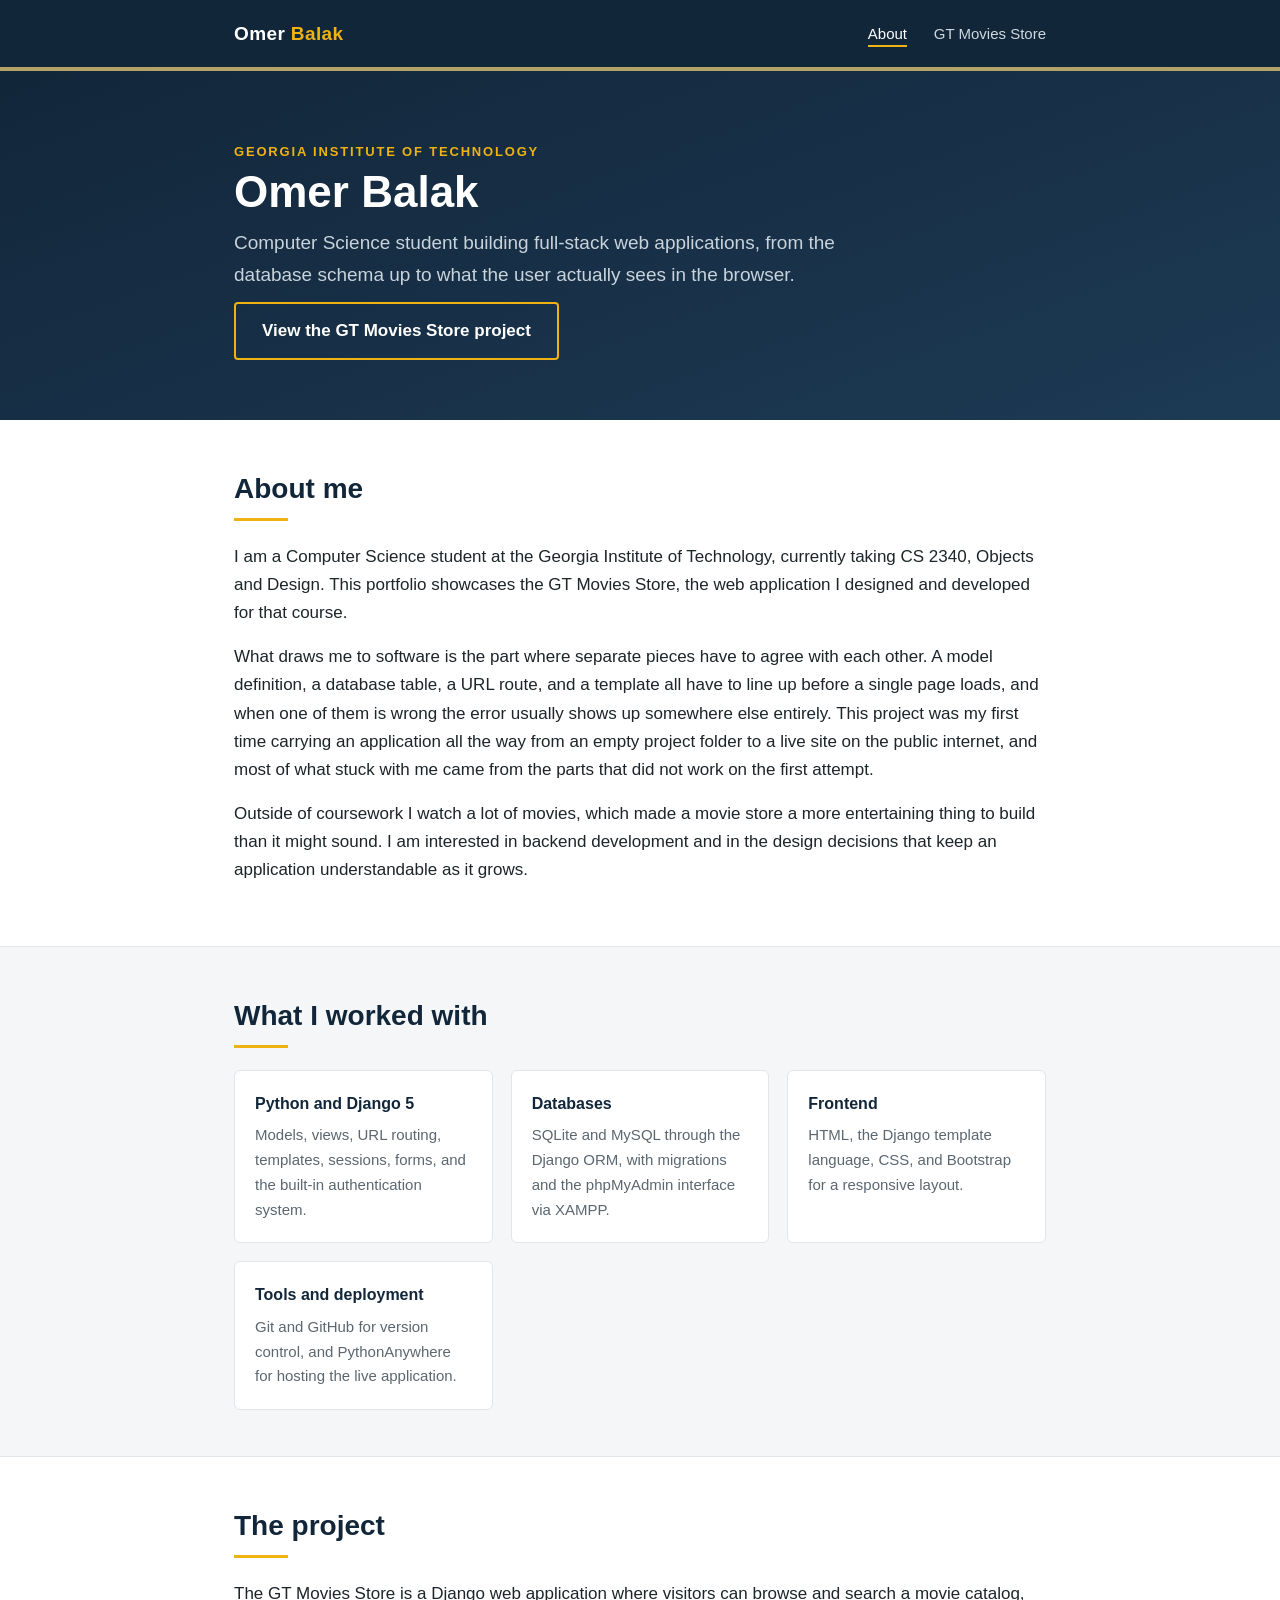
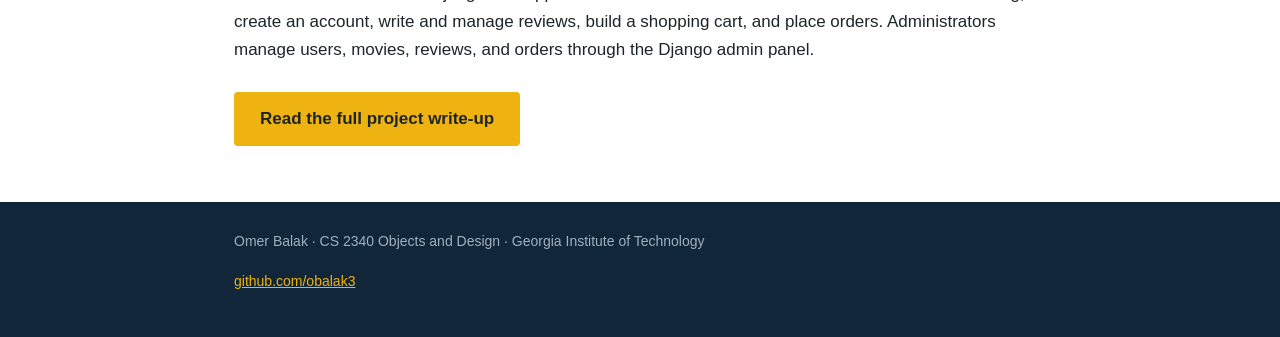
<file: index.html>
<!DOCTYPE html>
<html lang="en">
<head>
<meta charset="utf-8">
<meta name="viewport" content="width=device-width, initial-scale=1">
<title>Omer Balak</title>
<link rel="stylesheet" href="style.css">
</head>
<body>

<div class="topbar">
  <div class="wrap">
    <a class="brand" href="index.html">Omer <span>Balak</span></a>
    <nav class="nav">
      <a class="active" href="index.html">About</a>
      <a href="project.html">GT Movies Store</a>
    </nav>
  </div>
</div>

<div class="hero">
  <div class="wrap">
    <p class="kicker">Georgia Institute of Technology</p>
    <h1>Omer Balak</h1>
    <p class="sub">Computer Science student building full-stack web applications, from the database schema up to what the user actually sees in the browser.</p>
    <a class="btn ghost" href="project.html">View the GT Movies Store project</a>
  </div>
</div>

<section>
  <div class="wrap">
    <h2>About me</h2>
    <div class="rule"></div>
    <p>I am a Computer Science student at the Georgia Institute of Technology, currently taking CS 2340, Objects and Design. This portfolio showcases the GT Movies Store, the web application I designed and developed for that course.</p>
    <p>What draws me to software is the part where separate pieces have to agree with each other. A model definition, a database table, a URL route, and a template all have to line up before a single page loads, and when one of them is wrong the error usually shows up somewhere else entirely. This project was my first time carrying an application all the way from an empty project folder to a live site on the public internet, and most of what stuck with me came from the parts that did not work on the first attempt.</p>
    <p>Outside of coursework I watch a lot of movies, which made a movie store a more entertaining thing to build than it might sound. I am interested in backend development and in the design decisions that keep an application understandable as it grows.</p>
  </div>
</section>

<section class="alt">
  <div class="wrap">
    <h2>What I worked with</h2>
    <div class="rule"></div>
    <div class="cards">
      <div class="card">
        <h4>Python and Django 5</h4>
        <p>Models, views, URL routing, templates, sessions, forms, and the built-in authentication system.</p>
      </div>
      <div class="card">
        <h4>Databases</h4>
        <p>SQLite and MySQL through the Django ORM, with migrations and the phpMyAdmin interface via XAMPP.</p>
      </div>
      <div class="card">
        <h4>Frontend</h4>
        <p>HTML, the Django template language, CSS, and Bootstrap for a responsive layout.</p>
      </div>
      <div class="card">
        <h4>Tools and deployment</h4>
        <p>Git and GitHub for version control, and PythonAnywhere for hosting the live application.</p>
      </div>
    </div>
  </div>
</section>

<section>
  <div class="wrap">
    <h2>The project</h2>
    <div class="rule"></div>
    <p>The GT Movies Store is a Django web application where visitors can browse and search a movie catalog, create an account, write and manage reviews, build a shopping cart, and place orders. Administrators manage users, movies, reviews, and orders through the Django admin panel.</p>
    <a class="btn" href="project.html">Read the full project write-up</a>
  </div>
</section>

<footer>
  <div class="wrap">
    <p>Omer Balak &middot; CS 2340 Objects and Design &middot; Georgia Institute of Technology</p>
    <p><a href="https://github.com/obalak3">github.com/obalak3</a></p>
  </div>
</footer>

</body>
</html>
</file>
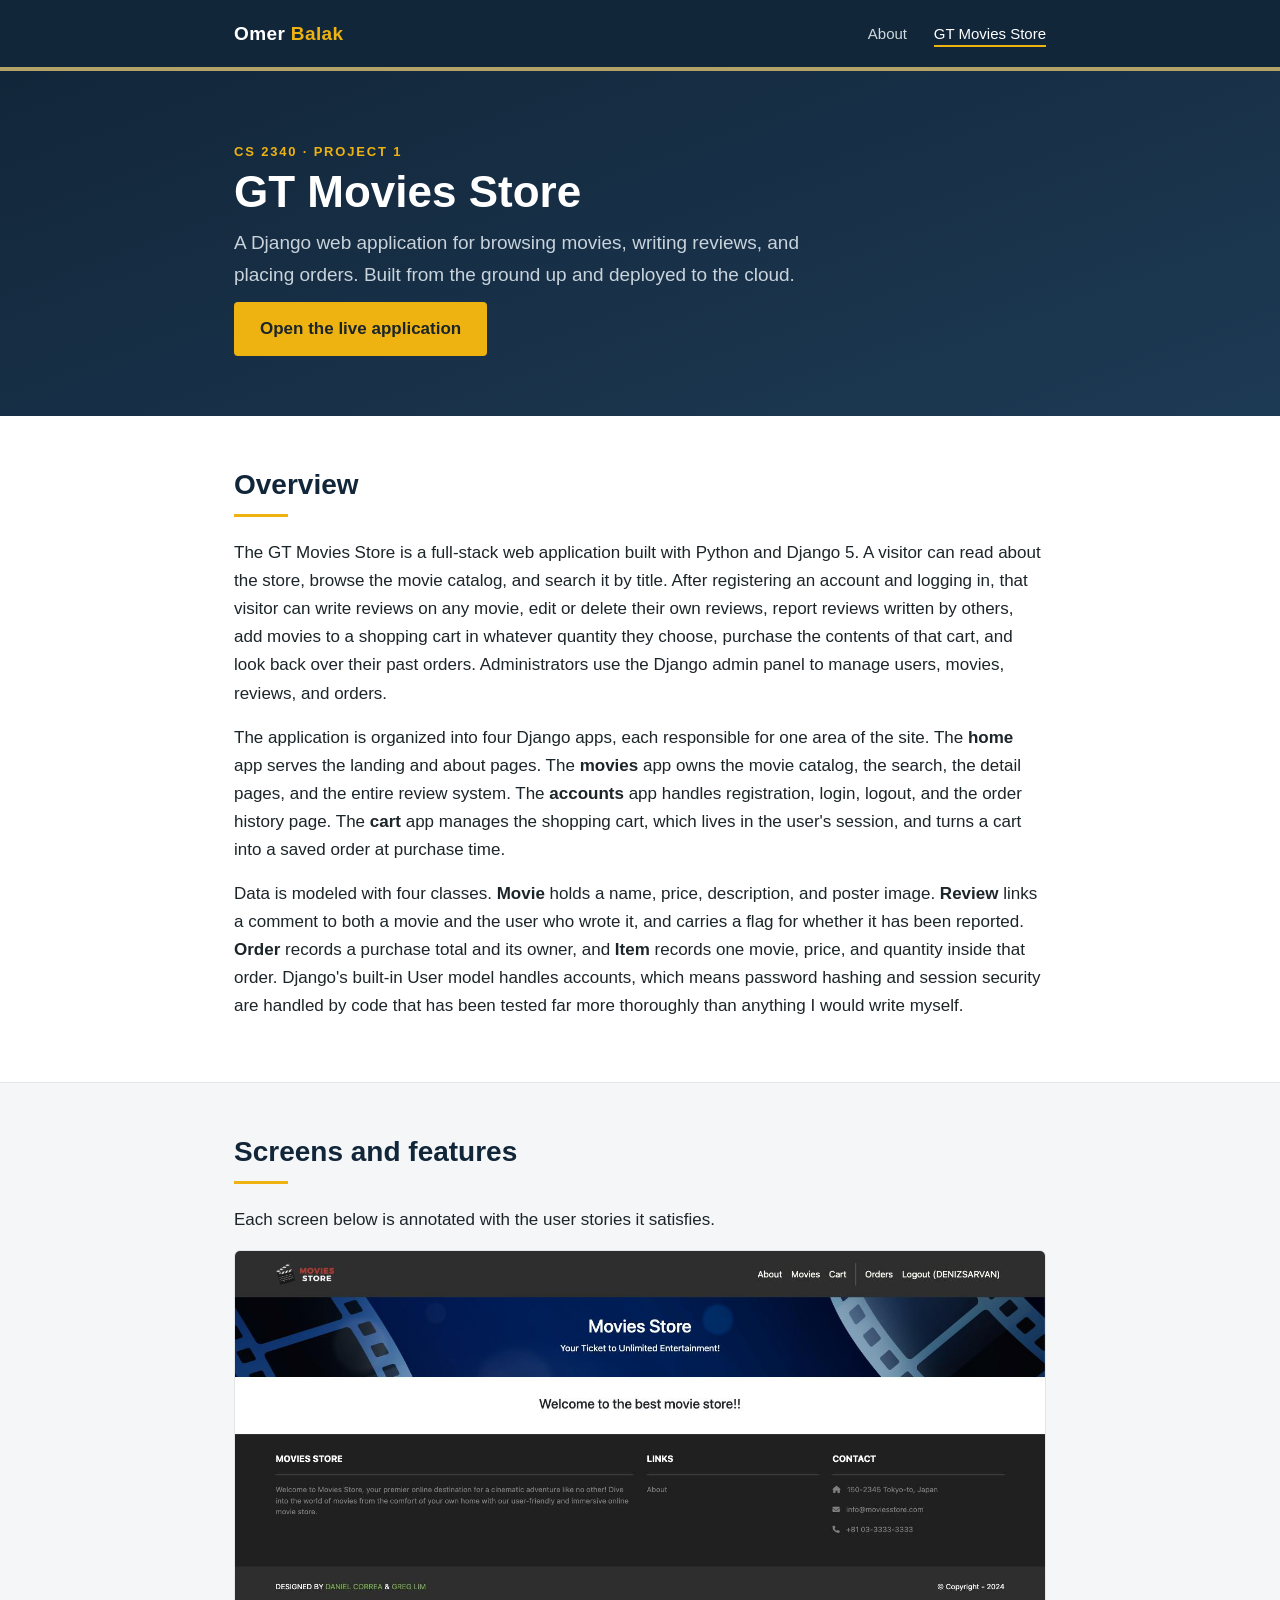
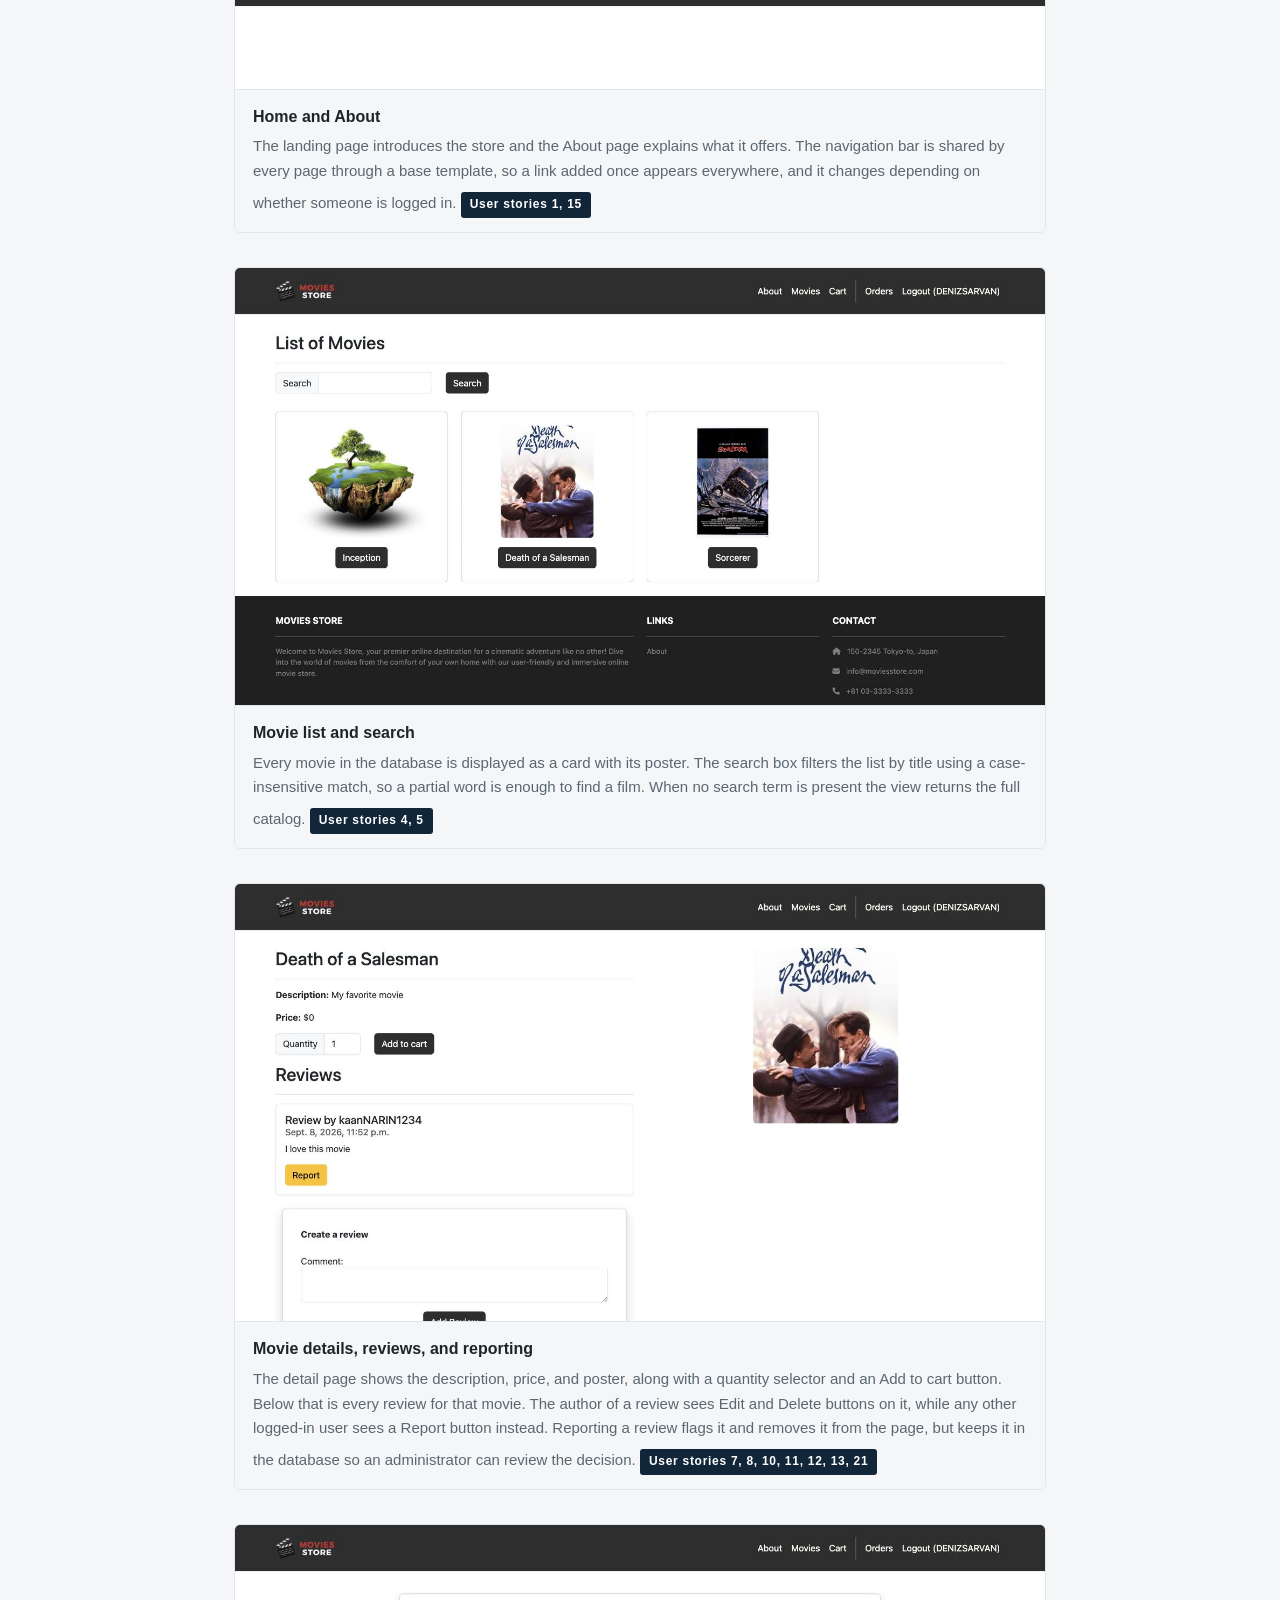
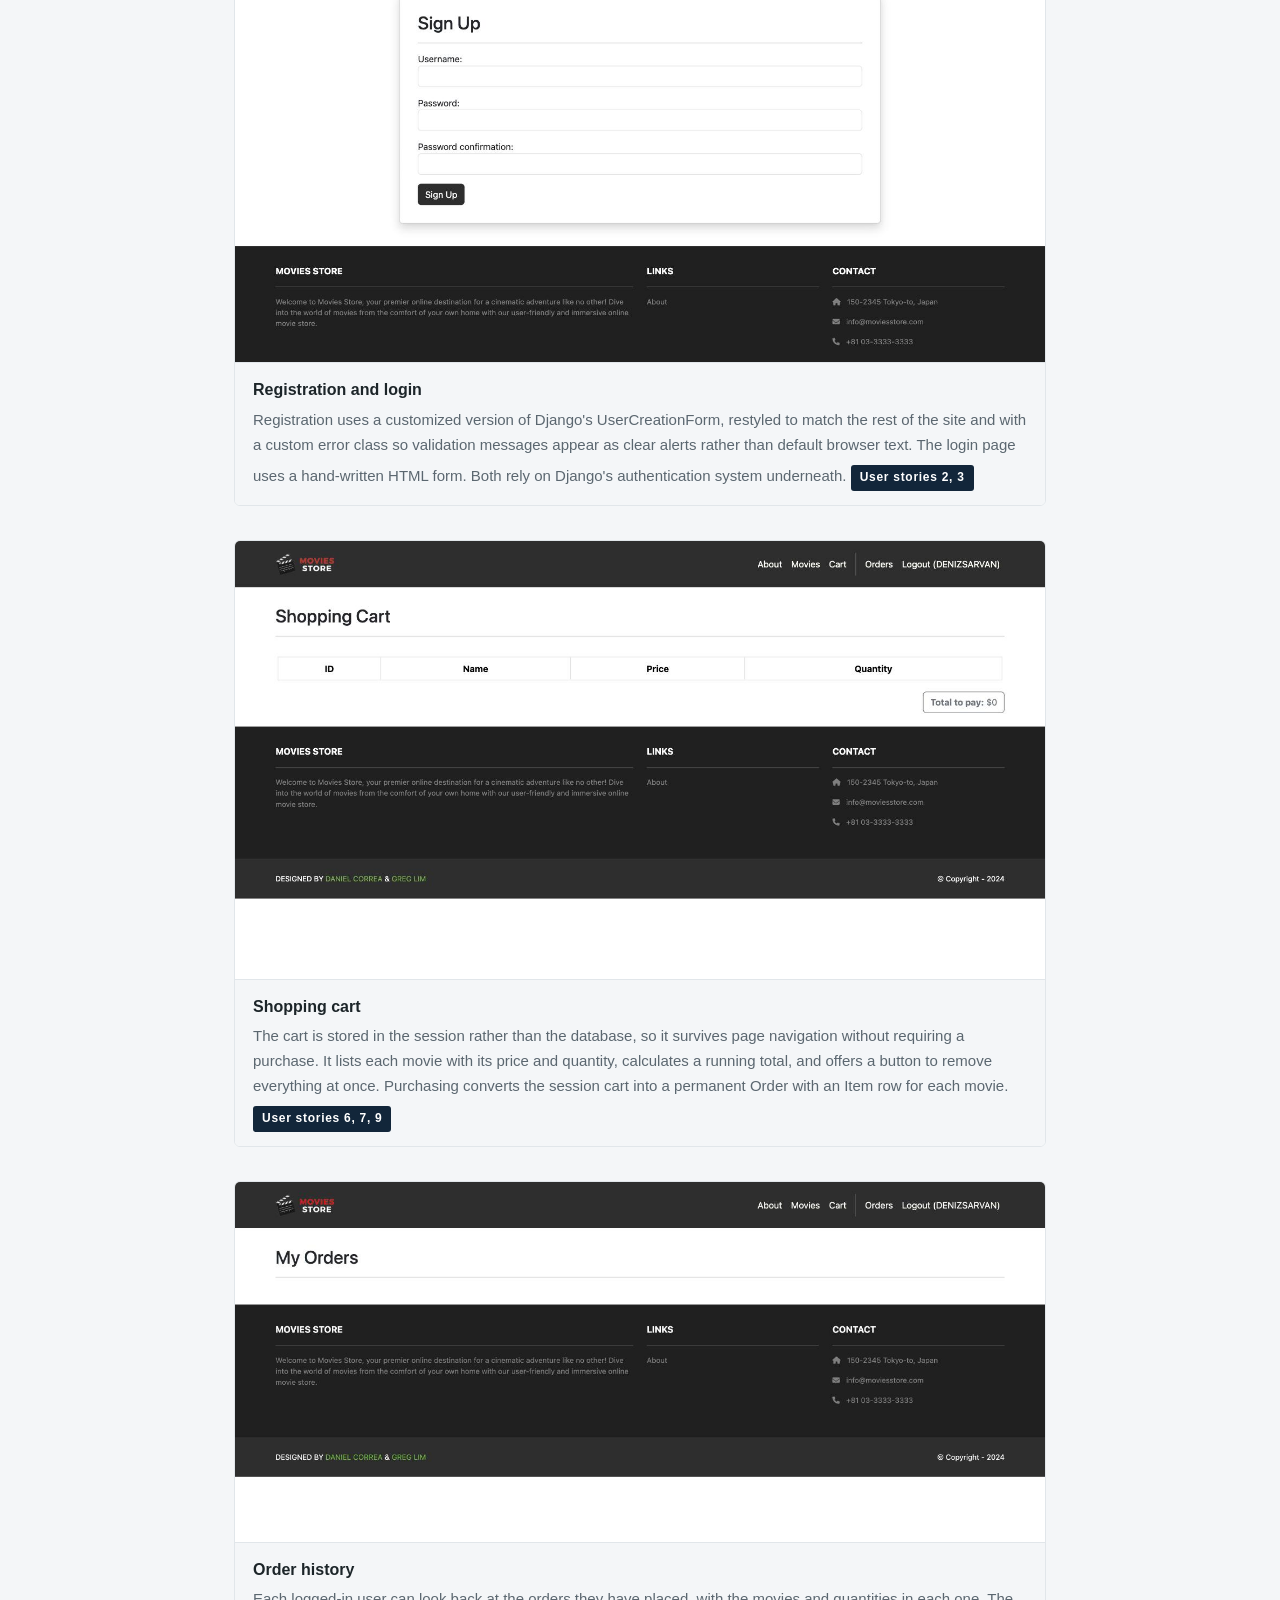
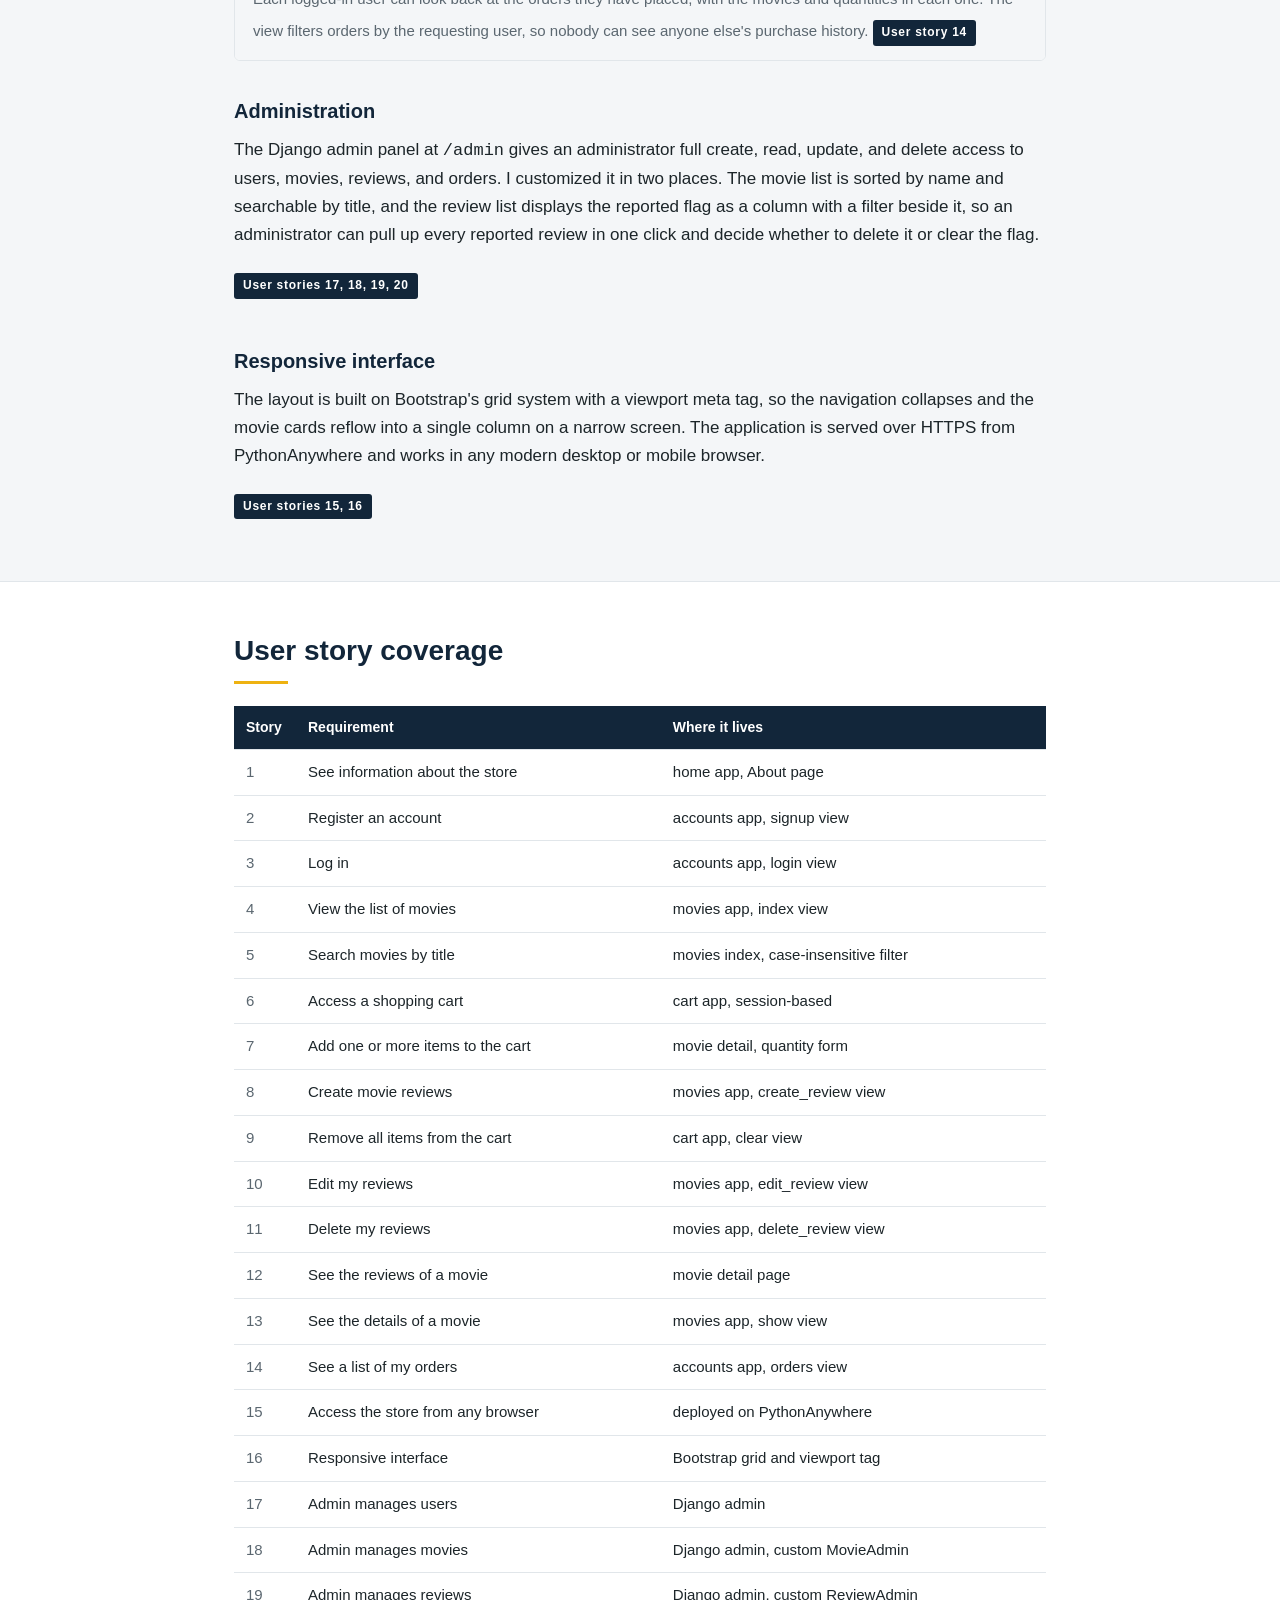
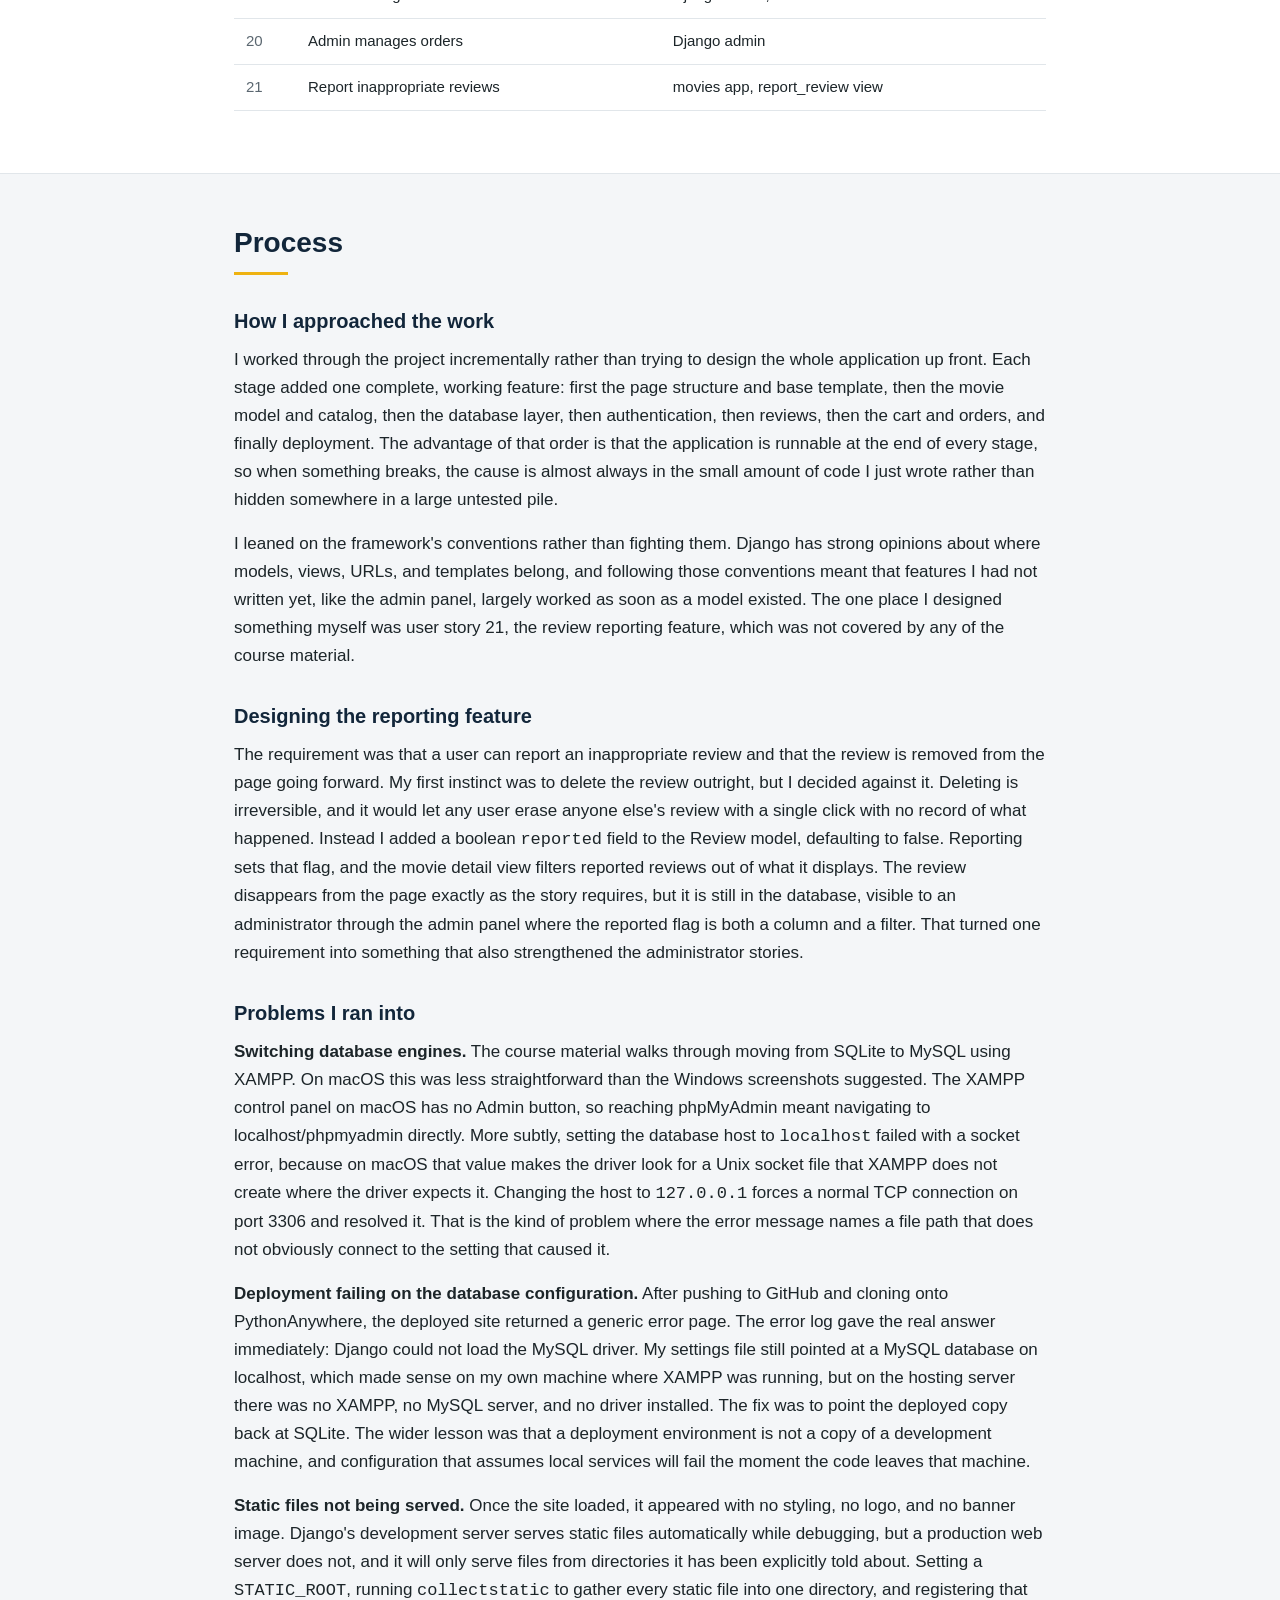
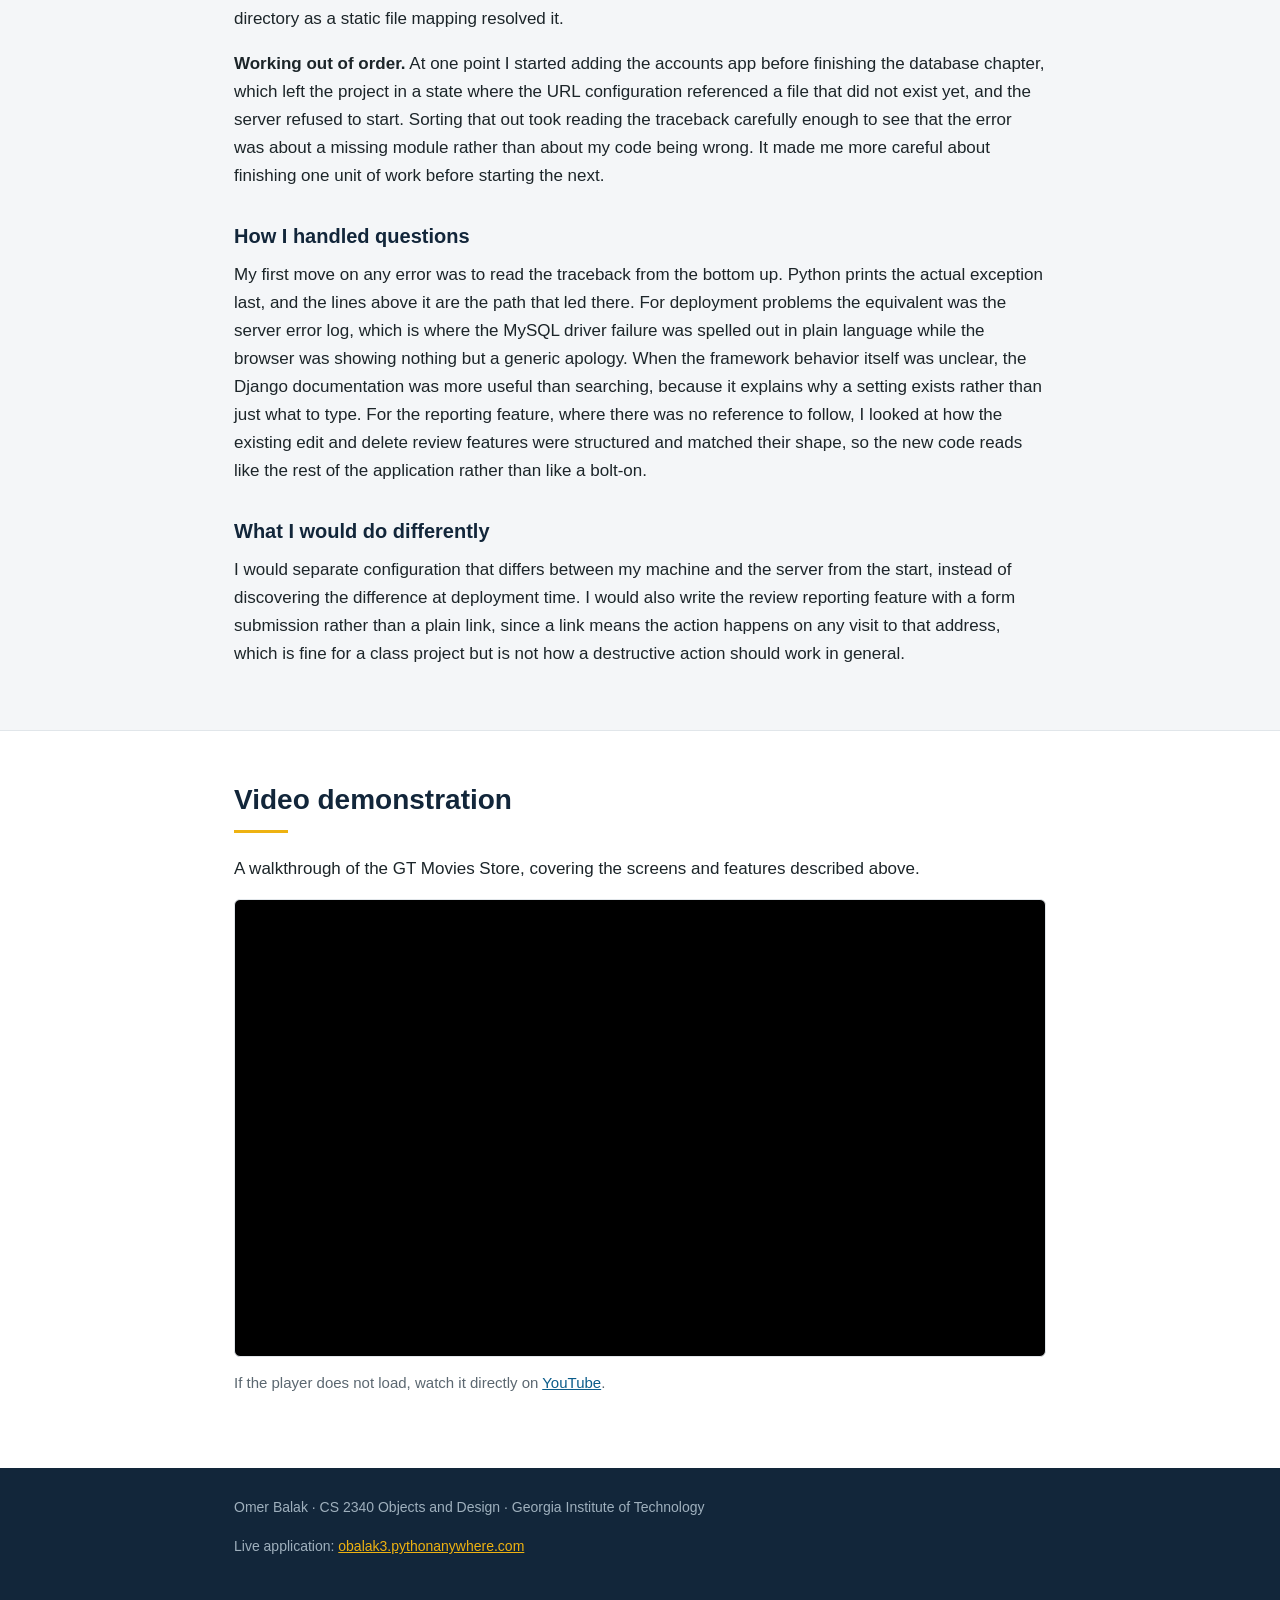
<file: project.html>
<!DOCTYPE html>
<html lang="en">
<head>
<meta charset="utf-8">
<meta name="viewport" content="width=device-width, initial-scale=1">
<title>GT Movies Store &middot; Omer Balak</title>
<link rel="stylesheet" href="style.css">
</head>
<body>

<div class="topbar">
  <div class="wrap">
    <a class="brand" href="index.html">Omer <span>Balak</span></a>
    <nav class="nav">
      <a href="index.html">About</a>
      <a class="active" href="project.html">GT Movies Store</a>
    </nav>
  </div>
</div>

<div class="hero">
  <div class="wrap">
    <p class="kicker">CS 2340 &middot; Project 1</p>
    <h1>GT Movies Store</h1>
    <p class="sub">A Django web application for browsing movies, writing reviews, and placing orders. Built from the ground up and deployed to the cloud.</p>
    <a class="btn" href="https://obalak3.pythonanywhere.com/" target="_blank" rel="noopener">Open the live application</a>
  </div>
</div>

<section>
  <div class="wrap">
    <h2>Overview</h2>
    <div class="rule"></div>
    <p>The GT Movies Store is a full-stack web application built with Python and Django 5. A visitor can read about the store, browse the movie catalog, and search it by title. After registering an account and logging in, that visitor can write reviews on any movie, edit or delete their own reviews, report reviews written by others, add movies to a shopping cart in whatever quantity they choose, purchase the contents of that cart, and look back over their past orders. Administrators use the Django admin panel to manage users, movies, reviews, and orders.</p>
    <p>The application is organized into four Django apps, each responsible for one area of the site. The <strong>home</strong> app serves the landing and about pages. The <strong>movies</strong> app owns the movie catalog, the search, the detail pages, and the entire review system. The <strong>accounts</strong> app handles registration, login, logout, and the order history page. The <strong>cart</strong> app manages the shopping cart, which lives in the user's session, and turns a cart into a saved order at purchase time.</p>
    <p>Data is modeled with four classes. <strong>Movie</strong> holds a name, price, description, and poster image. <strong>Review</strong> links a comment to both a movie and the user who wrote it, and carries a flag for whether it has been reported. <strong>Order</strong> records a purchase total and its owner, and <strong>Item</strong> records one movie, price, and quantity inside that order. Django's built-in User model handles accounts, which means password hashing and session security are handled by code that has been tested far more thoroughly than anything I would write myself.</p>
  </div>
</section>

<section class="alt">
  <div class="wrap">
    <h2>Screens and features</h2>
    <div class="rule"></div>
    <p>Each screen below is annotated with the user stories it satisfies.</p>

    <figure>
      <img src="img/01-home.jpg" alt="Home page of the GT Movies Store showing the navigation bar, banner, and welcome message">
      <figcaption>
        <strong>Home and About</strong>
        The landing page introduces the store and the About page explains what it offers. The navigation bar is shared by every page through a base template, so a link added once appears everywhere, and it changes depending on whether someone is logged in.
        <span class="stories">User stories 1, 15</span>
      </figcaption>
    </figure>

    <figure>
      <img src="img/02-movies-list.jpg" alt="Movie list page showing three movie posters in a grid with a search box above them">
      <figcaption>
        <strong>Movie list and search</strong>
        Every movie in the database is displayed as a card with its poster. The search box filters the list by title using a case-insensitive match, so a partial word is enough to find a film. When no search term is present the view returns the full catalog.
        <span class="stories">User stories 4, 5</span>
      </figcaption>
    </figure>

    <figure>
      <img src="img/03-movie-detail-review.jpg" alt="Movie detail page for Death of a Salesman showing description, price, add to cart form, and a review with a Report button">
      <figcaption>
        <strong>Movie details, reviews, and reporting</strong>
        The detail page shows the description, price, and poster, along with a quantity selector and an Add to cart button. Below that is every review for that movie. The author of a review sees Edit and Delete buttons on it, while any other logged-in user sees a Report button instead. Reporting a review flags it and removes it from the page, but keeps it in the database so an administrator can review the decision.
        <span class="stories">User stories 7, 8, 10, 11, 12, 13, 21</span>
      </figcaption>
    </figure>

    <figure>
      <img src="img/05-signup.jpg" alt="Sign up page with username, password, and password confirmation fields">
      <figcaption>
        <strong>Registration and login</strong>
        Registration uses a customized version of Django's UserCreationForm, restyled to match the rest of the site and with a custom error class so validation messages appear as clear alerts rather than default browser text. The login page uses a hand-written HTML form. Both rely on Django's authentication system underneath.
        <span class="stories">User stories 2, 3</span>
      </figcaption>
    </figure>

    <figure>
      <img src="img/04-cart.jpg" alt="Shopping cart page with a table of items and a running total">
      <figcaption>
        <strong>Shopping cart</strong>
        The cart is stored in the session rather than the database, so it survives page navigation without requiring a purchase. It lists each movie with its price and quantity, calculates a running total, and offers a button to remove everything at once. Purchasing converts the session cart into a permanent Order with an Item row for each movie.
        <span class="stories">User stories 6, 7, 9</span>
      </figcaption>
    </figure>

    <figure>
      <img src="img/06-orders.jpg" alt="My Orders page listing past purchases for the logged-in user">
      <figcaption>
        <strong>Order history</strong>
        Each logged-in user can look back at the orders they have placed, with the movies and quantities in each one. The view filters orders by the requesting user, so nobody can see anyone else's purchase history.
        <span class="stories">User story 14</span>
      </figcaption>
    </figure>

    <h3>Administration</h3>
    <p>The Django admin panel at <code>/admin</code> gives an administrator full create, read, update, and delete access to users, movies, reviews, and orders. I customized it in two places. The movie list is sorted by name and searchable by title, and the review list displays the reported flag as a column with a filter beside it, so an administrator can pull up every reported review in one click and decide whether to delete it or clear the flag.</p>
    <p class="stories">User stories 17, 18, 19, 20</p>

    <h3>Responsive interface</h3>
    <p>The layout is built on Bootstrap's grid system with a viewport meta tag, so the navigation collapses and the movie cards reflow into a single column on a narrow screen. The application is served over HTTPS from PythonAnywhere and works in any modern desktop or mobile browser.</p>
    <p class="stories">User stories 15, 16</p>
  </div>
</section>

<section>
  <div class="wrap">
    <h2>User story coverage</h2>
    <div class="rule"></div>
    <table>
      <tr><th class="num">Story</th><th>Requirement</th><th>Where it lives</th></tr>
      <tr><td class="num">1</td><td>See information about the store</td><td>home app, About page</td></tr>
      <tr><td class="num">2</td><td>Register an account</td><td>accounts app, signup view</td></tr>
      <tr><td class="num">3</td><td>Log in</td><td>accounts app, login view</td></tr>
      <tr><td class="num">4</td><td>View the list of movies</td><td>movies app, index view</td></tr>
      <tr><td class="num">5</td><td>Search movies by title</td><td>movies index, case-insensitive filter</td></tr>
      <tr><td class="num">6</td><td>Access a shopping cart</td><td>cart app, session-based</td></tr>
      <tr><td class="num">7</td><td>Add one or more items to the cart</td><td>movie detail, quantity form</td></tr>
      <tr><td class="num">8</td><td>Create movie reviews</td><td>movies app, create_review view</td></tr>
      <tr><td class="num">9</td><td>Remove all items from the cart</td><td>cart app, clear view</td></tr>
      <tr><td class="num">10</td><td>Edit my reviews</td><td>movies app, edit_review view</td></tr>
      <tr><td class="num">11</td><td>Delete my reviews</td><td>movies app, delete_review view</td></tr>
      <tr><td class="num">12</td><td>See the reviews of a movie</td><td>movie detail page</td></tr>
      <tr><td class="num">13</td><td>See the details of a movie</td><td>movies app, show view</td></tr>
      <tr><td class="num">14</td><td>See a list of my orders</td><td>accounts app, orders view</td></tr>
      <tr><td class="num">15</td><td>Access the store from any browser</td><td>deployed on PythonAnywhere</td></tr>
      <tr><td class="num">16</td><td>Responsive interface</td><td>Bootstrap grid and viewport tag</td></tr>
      <tr><td class="num">17</td><td>Admin manages users</td><td>Django admin</td></tr>
      <tr><td class="num">18</td><td>Admin manages movies</td><td>Django admin, custom MovieAdmin</td></tr>
      <tr><td class="num">19</td><td>Admin manages reviews</td><td>Django admin, custom ReviewAdmin</td></tr>
      <tr><td class="num">20</td><td>Admin manages orders</td><td>Django admin</td></tr>
      <tr><td class="num">21</td><td>Report inappropriate reviews</td><td>movies app, report_review view</td></tr>
    </table>
  </div>
</section>

<section class="alt">
  <div class="wrap">
    <h2>Process</h2>
    <div class="rule"></div>

    <h3>How I approached the work</h3>
    <p>I worked through the project incrementally rather than trying to design the whole application up front. Each stage added one complete, working feature: first the page structure and base template, then the movie model and catalog, then the database layer, then authentication, then reviews, then the cart and orders, and finally deployment. The advantage of that order is that the application is runnable at the end of every stage, so when something breaks, the cause is almost always in the small amount of code I just wrote rather than hidden somewhere in a large untested pile.</p>
    <p>I leaned on the framework's conventions rather than fighting them. Django has strong opinions about where models, views, URLs, and templates belong, and following those conventions meant that features I had not written yet, like the admin panel, largely worked as soon as a model existed. The one place I designed something myself was user story 21, the review reporting feature, which was not covered by any of the course material.</p>

    <h3>Designing the reporting feature</h3>
    <p>The requirement was that a user can report an inappropriate review and that the review is removed from the page going forward. My first instinct was to delete the review outright, but I decided against it. Deleting is irreversible, and it would let any user erase anyone else's review with a single click with no record of what happened. Instead I added a boolean <code>reported</code> field to the Review model, defaulting to false. Reporting sets that flag, and the movie detail view filters reported reviews out of what it displays. The review disappears from the page exactly as the story requires, but it is still in the database, visible to an administrator through the admin panel where the reported flag is both a column and a filter. That turned one requirement into something that also strengthened the administrator stories.</p>

    <h3>Problems I ran into</h3>
    <p><strong>Switching database engines.</strong> The course material walks through moving from SQLite to MySQL using XAMPP. On macOS this was less straightforward than the Windows screenshots suggested. The XAMPP control panel on macOS has no Admin button, so reaching phpMyAdmin meant navigating to localhost/phpmyadmin directly. More subtly, setting the database host to <code>localhost</code> failed with a socket error, because on macOS that value makes the driver look for a Unix socket file that XAMPP does not create where the driver expects it. Changing the host to <code>127.0.0.1</code> forces a normal TCP connection on port 3306 and resolved it. That is the kind of problem where the error message names a file path that does not obviously connect to the setting that caused it.</p>
    <p><strong>Deployment failing on the database configuration.</strong> After pushing to GitHub and cloning onto PythonAnywhere, the deployed site returned a generic error page. The error log gave the real answer immediately: Django could not load the MySQL driver. My settings file still pointed at a MySQL database on localhost, which made sense on my own machine where XAMPP was running, but on the hosting server there was no XAMPP, no MySQL server, and no driver installed. The fix was to point the deployed copy back at SQLite. The wider lesson was that a deployment environment is not a copy of a development machine, and configuration that assumes local services will fail the moment the code leaves that machine.</p>
    <p><strong>Static files not being served.</strong> Once the site loaded, it appeared with no styling, no logo, and no banner image. Django's development server serves static files automatically while debugging, but a production web server does not, and it will only serve files from directories it has been explicitly told about. Setting a <code>STATIC_ROOT</code>, running <code>collectstatic</code> to gather every static file into one directory, and registering that directory as a static file mapping resolved it.</p>
    <p><strong>Working out of order.</strong> At one point I started adding the accounts app before finishing the database chapter, which left the project in a state where the URL configuration referenced a file that did not exist yet, and the server refused to start. Sorting that out took reading the traceback carefully enough to see that the error was about a missing module rather than about my code being wrong. It made me more careful about finishing one unit of work before starting the next.</p>

    <h3>How I handled questions</h3>
    <p>My first move on any error was to read the traceback from the bottom up. Python prints the actual exception last, and the lines above it are the path that led there. For deployment problems the equivalent was the server error log, which is where the MySQL driver failure was spelled out in plain language while the browser was showing nothing but a generic apology. When the framework behavior itself was unclear, the Django documentation was more useful than searching, because it explains why a setting exists rather than just what to type. For the reporting feature, where there was no reference to follow, I looked at how the existing edit and delete review features were structured and matched their shape, so the new code reads like the rest of the application rather than like a bolt-on.</p>

    <h3>What I would do differently</h3>
    <p>I would separate configuration that differs between my machine and the server from the start, instead of discovering the difference at deployment time. I would also write the review reporting feature with a form submission rather than a plain link, since a link means the action happens on any visit to that address, which is fine for a class project but is not how a destructive action should work in general.</p>
  </div>
</section>

<section>
  <div class="wrap">
    <h2>Video demonstration</h2>
    <div class="rule"></div>
    <p>A walkthrough of the GT Movies Store, covering the screens and features described above.</p>
    <div class="video-frame">
      <iframe src="https://www.youtube-nocookie.com/embed/KuWRfQ2Mx_o" title="GT Movies Store demonstration" allow="accelerometer; autoplay; clipboard-write; encrypted-media; gyroscope; picture-in-picture; web-share" referrerpolicy="strict-origin-when-cross-origin" allowfullscreen></iframe>
    </div>
    <p class="muted">If the player does not load, watch it directly on <a href="https://www.youtube.com/watch?v=KuWRfQ2Mx_o" target="_blank" rel="noopener">YouTube</a>.</p>
  </div>
</section>

<footer>
  <div class="wrap">
    <p>Omer Balak &middot; CS 2340 Objects and Design &middot; Georgia Institute of Technology</p>
    <p>Live application: <a href="https://obalak3.pythonanywhere.com/" target="_blank" rel="noopener">obalak3.pythonanywhere.com</a></p>
  </div>
</footer>

</body>
</html>
</file>
<file: style.css>
:root {
  --navy: #12263a;
  --gold: #b3a369;
  --tech-gold: #eeb211;
  --ink: #1c2529;
  --muted: #5b6770;
  --paper: #ffffff;
  --wash: #f4f6f8;
  --line: #e1e6ea;
}

* { box-sizing: border-box; }

body {
  margin: 0;
  font-family: "Helvetica Neue", Helvetica, Arial, sans-serif;
  color: var(--ink);
  background: var(--paper);
  line-height: 1.65;
  font-size: 17px;
}

a { color: #0b5c8a; }

.wrap {
  max-width: 860px;
  margin: 0 auto;
  padding: 0 24px;
}

/* Header and nav */
.topbar {
  background: var(--navy);
  border-bottom: 4px solid var(--gold);
}

.topbar .wrap {
  display: flex;
  align-items: center;
  justify-content: space-between;
  flex-wrap: wrap;
  gap: 10px;
  padding-top: 18px;
  padding-bottom: 18px;
}

.brand {
  color: #fff;
  font-weight: 700;
  font-size: 19px;
  letter-spacing: 0.02em;
  text-decoration: none;
}

.brand span { color: var(--tech-gold); }

.nav a {
  color: #cfd8de;
  text-decoration: none;
  margin-left: 22px;
  font-size: 15px;
}

.nav a:hover { color: #fff; }
.nav a.active { color: #fff; border-bottom: 2px solid var(--tech-gold); padding-bottom: 3px; }

/* Hero */
.hero {
  background: linear-gradient(160deg, #12263a 0%, #1d3a54 100%);
  color: #fff;
  padding: 70px 0 60px;
}

.hero h1 {
  margin: 0 0 10px;
  font-size: 44px;
  line-height: 1.15;
  font-weight: 700;
}

.hero p.kicker {
  margin: 0 0 4px;
  color: var(--tech-gold);
  text-transform: uppercase;
  letter-spacing: 0.14em;
  font-size: 13px;
  font-weight: 700;
}

.hero p.sub {
  margin: 0;
  color: #c8d3db;
  font-size: 19px;
  max-width: 620px;
}

/* Sections */
section { padding: 46px 0; }
section.alt { background: var(--wash); border-top: 1px solid var(--line); border-bottom: 1px solid var(--line); }

h2 {
  font-size: 28px;
  margin: 0 0 6px;
  color: var(--navy);
}

h2 + .rule {
  width: 54px;
  height: 3px;
  background: var(--tech-gold);
  margin-bottom: 22px;
}

h3 {
  font-size: 20px;
  margin: 30px 0 8px;
  color: var(--navy);
}

p { margin: 0 0 16px; }

ul, ol { margin: 0 0 16px; padding-left: 22px; }
li { margin-bottom: 7px; }

.muted { color: var(--muted); font-size: 15px; }

/* Buttons */
.btn {
  display: inline-block;
  background: var(--tech-gold);
  color: #1c2529;
  font-weight: 700;
  text-decoration: none;
  padding: 13px 26px;
  border-radius: 4px;
  margin-top: 12px;
}

.btn:hover { background: #d69f0f; }

.btn.ghost {
  background: transparent;
  color: #fff;
  border: 2px solid var(--tech-gold);
}

.btn.ghost:hover { background: rgba(238, 178, 17, 0.15); }

/* Cards */
.cards {
  display: grid;
  grid-template-columns: repeat(auto-fit, minmax(230px, 1fr));
  gap: 18px;
  margin-top: 8px;
}

.card {
  background: #fff;
  border: 1px solid var(--line);
  border-radius: 6px;
  padding: 20px;
}

.card h4 {
  margin: 0 0 6px;
  font-size: 16px;
  color: var(--navy);
}

.card p { margin: 0; font-size: 15px; color: var(--muted); }

/* Screens */
figure {
  margin: 0 0 34px;
  border: 1px solid var(--line);
  border-radius: 6px;
  overflow: hidden;
  background: #fff;
}

figure img { display: block; width: 100%; height: auto; }

figcaption {
  padding: 14px 18px;
  border-top: 1px solid var(--line);
  font-size: 15px;
  color: var(--muted);
  background: var(--wash);
}

figcaption strong { color: var(--ink); display: block; margin-bottom: 4px; font-size: 16px; }

.stories {
  display: inline-block;
  background: var(--navy);
  color: #fff;
  font-size: 12px;
  font-weight: 700;
  letter-spacing: 0.06em;
  padding: 3px 9px;
  border-radius: 3px;
  margin-top: 8px;
}

/* Table */
table {
  width: 100%;
  border-collapse: collapse;
  font-size: 15px;
  margin-bottom: 16px;
}

th, td {
  text-align: left;
  padding: 10px 12px;
  border-bottom: 1px solid var(--line);
  vertical-align: top;
}

th { background: var(--navy); color: #fff; font-size: 14px; }

td.num { width: 62px; color: var(--muted); }

/* Video */
.video-frame {
  position: relative;
  width: 100%;
  padding-top: 56.25%;
  border-radius: 6px;
  overflow: hidden;
  background: #000;
  border: 1px solid var(--line);
  margin-bottom: 14px;
}

.video-frame iframe {
  position: absolute;
  top: 0;
  left: 0;
  width: 100%;
  height: 100%;
  border: 0;
}

/* Footer */
footer {
  background: var(--navy);
  color: #9fb0bd;
  padding: 28px 0;
  font-size: 14px;
  margin-top: 10px;
}

footer a { color: var(--tech-gold); }

@media (max-width: 600px) {
  .hero h1 { font-size: 32px; }
  .nav a { margin-left: 14px; font-size: 14px; }
  body { font-size: 16px; }
}
</file>
